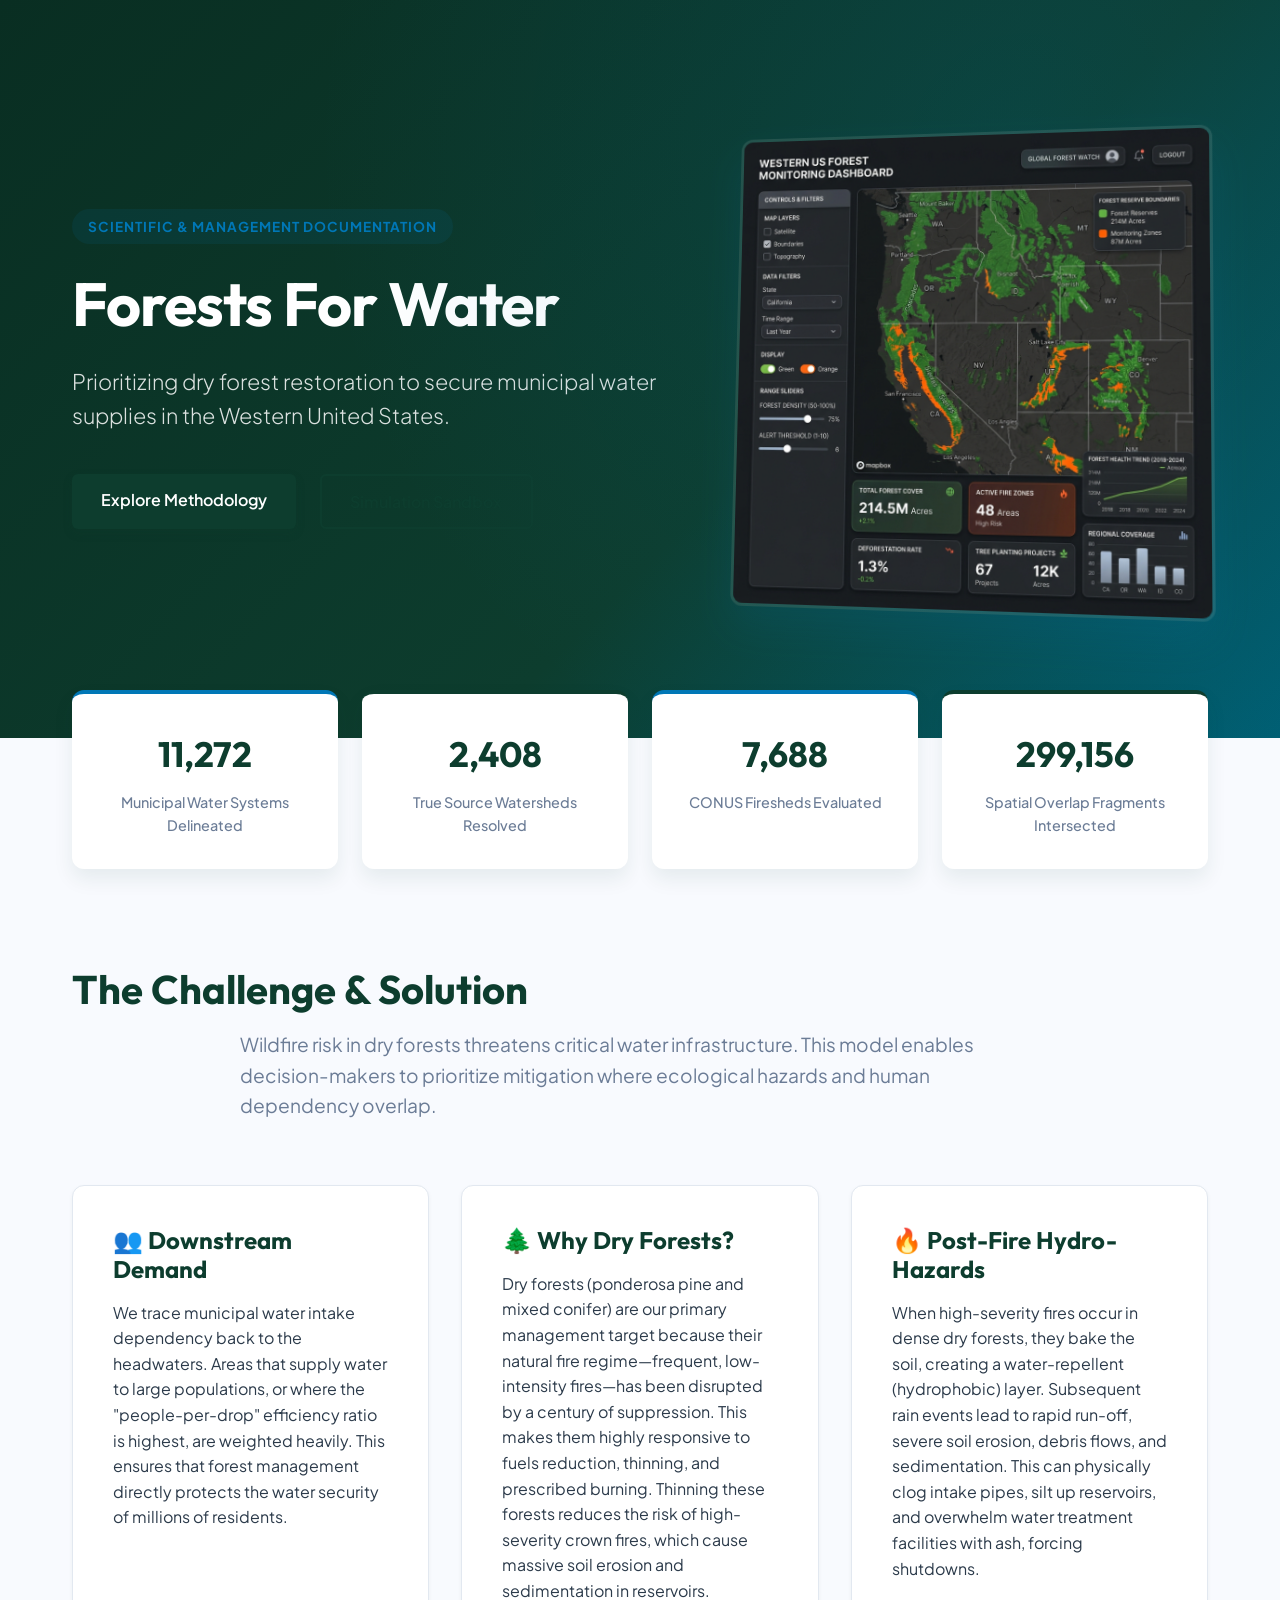
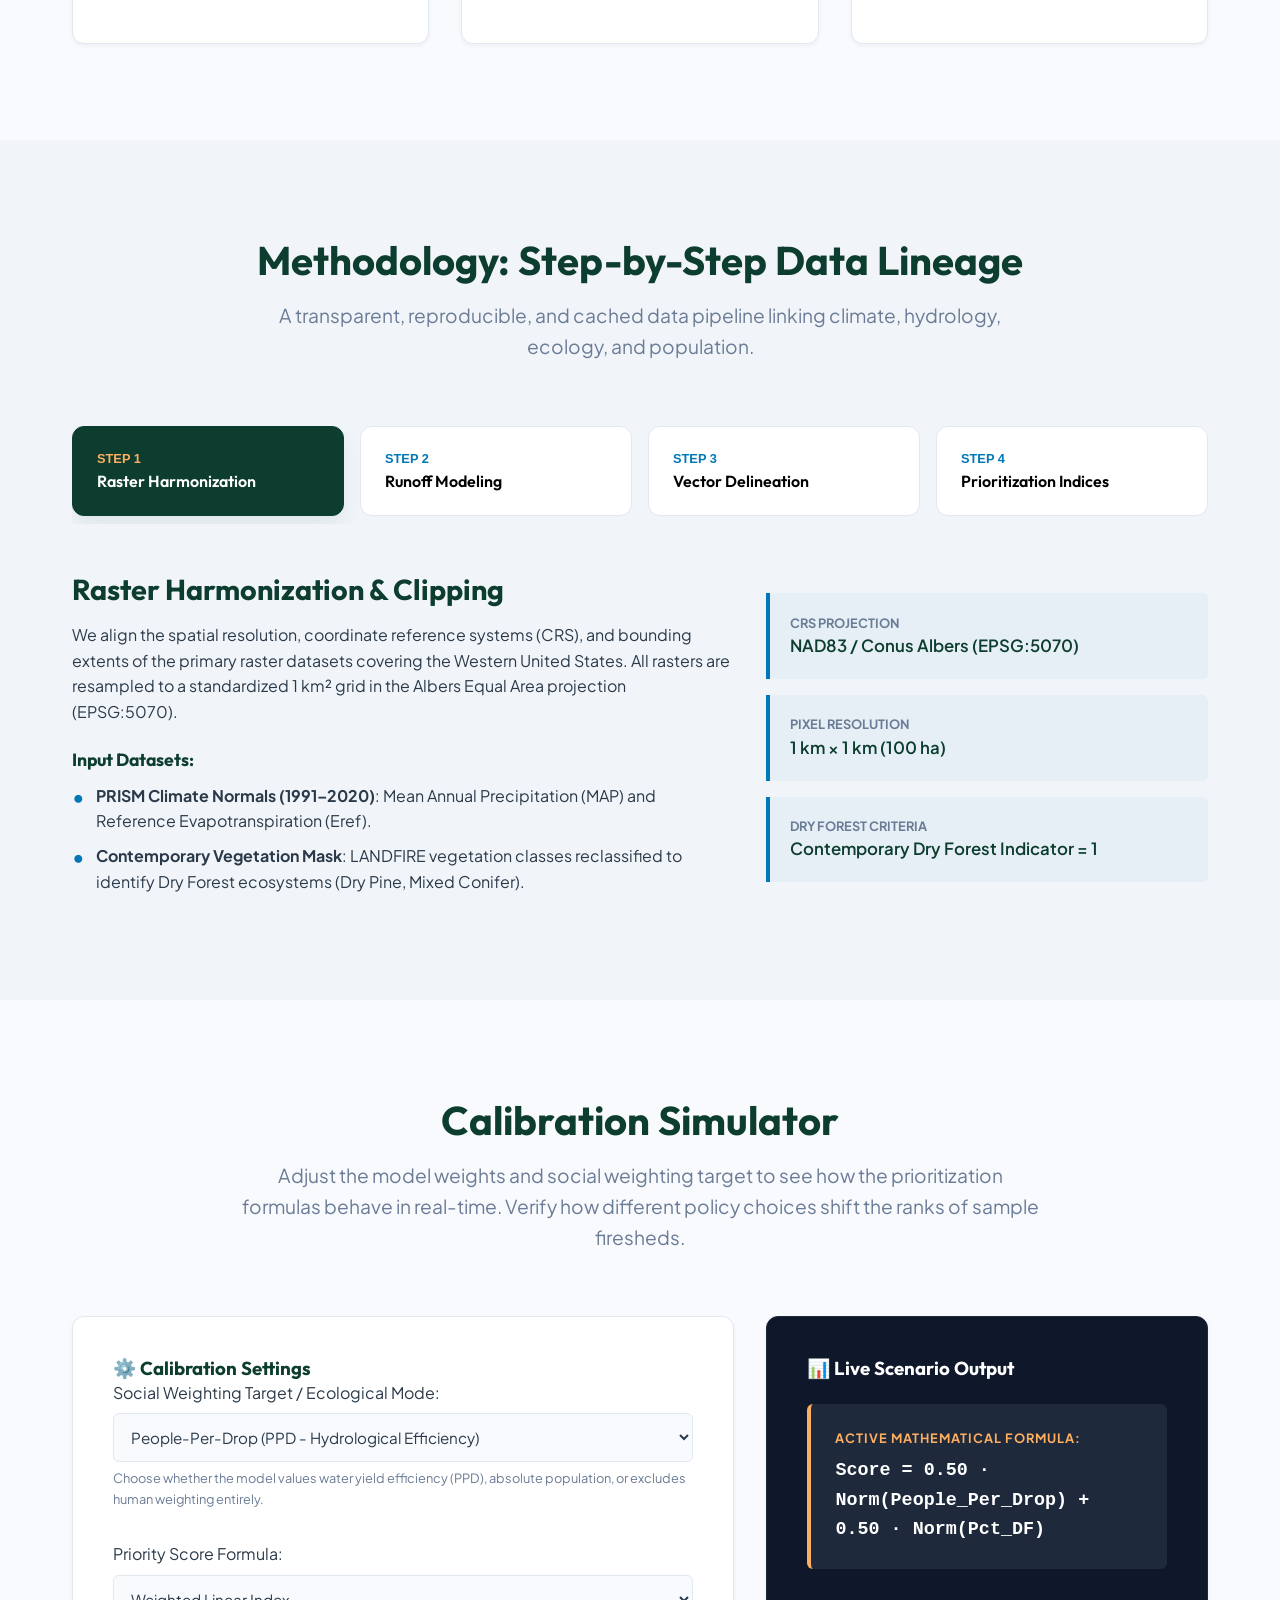
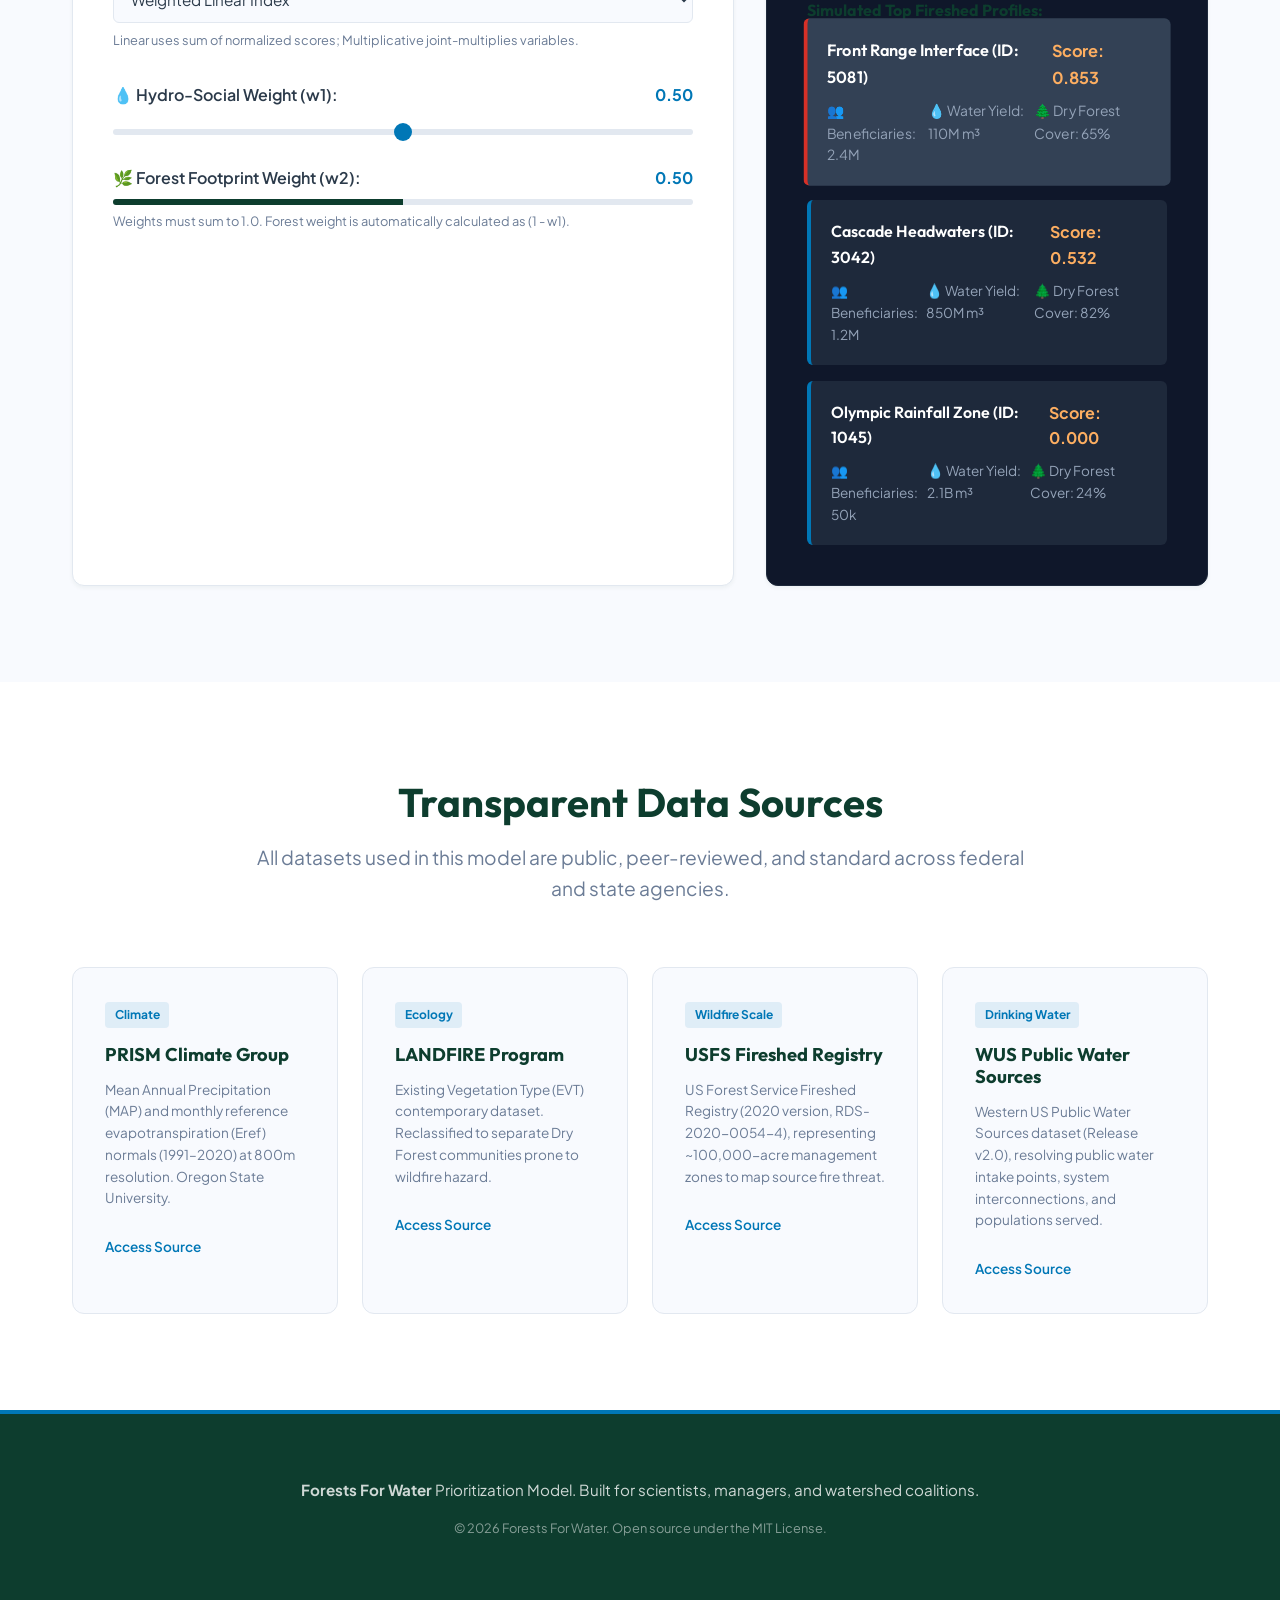
<file: summary_page/index.html>
<!DOCTYPE html>
<html lang="en">
<head>
    <meta charset="UTF-8">
    <meta name="viewport" content="width=device-width, initial-scale=1.0">
    <meta name="description" content="Forests For Water: Scientific documentation and transparent methodology for prioritizing dry forest management to protect municipal water supplies.">
    <title>Forests For Water: Fireshed Prioritization Model</title>
    <link rel="stylesheet" href="style.css">
    <link rel="preconnect" href="https://fonts.googleapis.com">
    <link rel="preconnect" href="https://fonts.gstatic.com" crossorigin>
    <link href="https://fonts.googleapis.com/css2?family=Outfit:wght@300;400;600;700&family=Plus+Jakarta+Sans:wght@300;400;500;600;700&display=swap" rel="stylesheet">
</head>
<body>
    <!-- Hero Header -->
    <header class="hero-section">
        <div class="container hero-container">
            <div class="hero-content">
                <span class="badge">Scientific & Management Documentation</span>
                <h1>Forests For Water</h1>
                <p class="subtitle">Prioritizing dry forest restoration to secure municipal water supplies in the Western United States.</p>
                <div class="hero-actions">
                    <a href="#pipeline" class="btn btn-primary" id="btn-explore-model">Explore Methodology</a>
                    <a href="#simulator" class="btn btn-secondary" id="btn-simulate-weights">Simulation Sandbox</a>
                </div>
            </div>
            <div class="hero-illustration">
                <img src="dashboard_mockup.png" alt="Prioritization Map Dashboard Mockup" class="mockup-img">
            </div>
        </div>
    </header>

    <!-- Key Metrics Panel -->
    <section class="metrics-section">
        <div class="container metrics-grid">
            <div class="metric-card" id="metric-systems">
                <div class="metric-num">11,272</div>
                <div class="metric-label">Municipal Water Systems Delineated</div>
            </div>
            <div class="metric-card" id="metric-watersheds">
                <div class="metric-num">2,408</div>
                <div class="metric-label">True Source Watersheds Resolved</div>
            </div>
            <div class="metric-card" id="metric-firesheds">
                <div class="metric-num">7,688</div>
                <div class="metric-label">CONUS Firesheds Evaluated</div>
            </div>
            <div class="metric-card" id="metric-fragments">
                <div class="metric-num">299,156</div>
                <div class="metric-label">Spatial Overlap Fragments Intersected</div>
            </div>
        </div>
    </section>

    <!-- Executive Summary -->
    <section class="section summary-section">
        <div class="container">
            <div class="section-title-wrap">
                <h2>The Challenge & Solution</h2>
                <p class="lead">Wildfire risk in dry forests threatens critical water infrastructure. This model enables decision-makers to prioritize mitigation where ecological hazards and human dependency overlap.</p>
            </div>
            <div class="grid col-3">
                <div class="card summary-card text-card">
                    <h3>👥 Downstream Demand</h3>
                    <p>We trace municipal water intake dependency back to the headwaters. Areas that supply water to large populations, or where the "people-per-drop" efficiency ratio is highest, are weighted heavily. This ensures that forest management directly protects the water security of millions of residents.</p>
                </div>
                <div class="card summary-card text-card">
                    <h3>🌲 Why Dry Forests?</h3>
                    <p>Dry forests (ponderosa pine and mixed conifer) are our primary management target because their natural fire regime—frequent, low-intensity fires—has been disrupted by a century of suppression. This makes them highly responsive to fuels reduction, thinning, and prescribed burning. Thinning these forests reduces the risk of high-severity crown fires, which cause massive soil erosion and sedimentation in reservoirs.</p>
                </div>
                <div class="card summary-card text-card">
                    <h3>🔥 Post-Fire Hydro-Hazards</h3>
                    <p>When high-severity fires occur in dense dry forests, they bake the soil, creating a water-repellent (hydrophobic) layer. Subsequent rain events lead to rapid run-off, severe soil erosion, debris flows, and sedimentation. This can physically clog intake pipes, silt up reservoirs, and overwhelm water treatment facilities with ash, forcing shutdowns.</p>
                </div>
            </div>
        </div>
    </section>

    <!-- Interactive Pipeline Steps -->
    <section id="pipeline" class="section pipeline-section">
        <div class="container">
            <div class="section-title-wrap text-center">
                <h2>Methodology: Step-by-Step Data Lineage</h2>
                <p class="lead">A transparent, reproducible, and cached data pipeline linking climate, hydrology, ecology, and population.</p>
            </div>

            <!-- Pipeline Navigator -->
            <div class="pipeline-nav">
                <button class="nav-step-btn active" data-step="1" id="nav-btn-1">
                    <span class="step-num">Step 1</span>
                    <span class="step-title">Raster Harmonization</span>
                </button>
                <button class="nav-step-btn" data-step="2" id="nav-btn-2">
                    <span class="step-num">Step 2</span>
                    <span class="step-title">Runoff Modeling</span>
                </button>
                <button class="nav-step-btn" data-step="3" id="nav-btn-3">
                    <span class="step-num">Step 3</span>
                    <span class="step-title">Vector Delineation</span>
                </button>
                <button class="nav-step-btn" data-step="4" id="nav-btn-4">
                    <span class="step-num">Step 4</span>
                    <span class="step-title">Prioritization Indices</span>
                </button>
            </div>

            <!-- Pipeline Cards Content -->
            <div class="pipeline-content-area">
                <!-- Step 1 -->
                <div class="pipeline-step-pane active" id="step-pane-1">
                    <div class="grid col-3-2">
                        <div class="pane-text">
                            <h3>Raster Harmonization & Clipping</h3>
                            <p>We align the spatial resolution, coordinate reference systems (CRS), and bounding extents of the primary raster datasets covering the Western United States. All rasters are resampled to a standardized 1 km² grid in the Albers Equal Area projection (EPSG:5070).</p>
                            
                            <h4>Input Datasets:</h4>
                            <ul>
                                <li><strong>PRISM Climate Normals (1991–2020)</strong>: Mean Annual Precipitation (MAP) and Reference Evapotranspiration (Eref).</li>
                                <li><strong>Contemporary Vegetation Mask</strong>: LANDFIRE vegetation classes reclassified to identify Dry Forest ecosystems (Dry Pine, Mixed Conifer).</li>
                            </ul>
                        </div>
                        <div class="pane-details">
                            <div class="detail-box">
                                <span class="detail-label">CRS Projection</span>
                                <span class="detail-value">NAD83 / Conus Albers (EPSG:5070)</span>
                            </div>
                            <div class="detail-box">
                                <span class="detail-label">Pixel Resolution</span>
                                <span class="detail-value">1 km &times; 1 km (100 ha)</span>
                            </div>
                            <div class="detail-box">
                                <span class="detail-label">Dry Forest Criteria</span>
                                <span class="detail-value">Contemporary Dry Forest Indicator = 1</span>
                            </div>
                        </div>
                    </div>
                </div>

                <!-- Step 2 -->
                <div class="pipeline-step-pane" id="step-pane-2">
                    <div class="grid col-3-2">
                        <div class="pane-text">
                            <h3>Volumetric Yield Modeling</h3>
                            <p>For each 1 km² grid cell, we compute the baseline annual water yield volume. This calculates the net physical volume of water produced by the landscape after accounting for atmospheric losses and ecological transpiration.</p>
                            
                            <h4>Hydrological Formulas:</h4>
                            <div class="formula-box">
                                <p class="equation">Net Yield (mm) = MAP &minus; Eref &middot; F</p>
                                <p class="equation-desc">Where F represents the crop coefficient factor adjusted for forest vegetation density.</p>
                            </div>
                            <div class="formula-box">
                                <p class="equation">Net Yield Volume (m³) = Net Yield (mm) &middot; Cell Area (m²) / 1000</p>
                            </div>
                        </div>
                        <div class="pane-details">
                            <div class="detail-box">
                                <span class="detail-label">Annual Precipitation</span>
                                <span class="detail-value">PRISM Normal MAP (1991–2020)</span>
                            </div>
                            <div class="detail-box">
                                <span class="detail-label">Evaporative Demand</span>
                                <span class="detail-value">PRISM Eref normal monthly sums</span>
                            </div>
                            <div class="detail-box">
                                <span class="detail-label">Output Product</span>
                                <span class="detail-value">Net Water Yield Volume Raster</span>
                            </div>
                        </div>
                    </div>
                </div>

                <!-- Step 3 -->
                <div class="pipeline-step-pane" id="step-pane-3">
                    <div class="grid col-3-2">
                        <div class="pane-text">
                            <h3>Topographic Vector Delineation & Upstream Resolving</h3>
                            <p>We trace the path of municipal water from physical intakes upstream. Using the <code>WUS_PublicWaterSources</code> geodatabase, we construct the <strong>True Source Area</strong> for each water system. Intakes and system connections are resolved using a Breadth-First Search (BFS) graph traversal.</p>
                            <p>We then intersect these True Source Areas with the US Forest Service Fireshed Registry (polygons of roughly 100,000 acres representing fire-management scales) to create <strong>spatial overlap fragments</strong>.</p>
                            
                            <h4>Overlay Operations:</h4>
                            <ul>
                                <li>Delineate True Source Areas by merging all upstream drinking water intakes.</li>
                                <li>Intersect Source Areas with Fireshed boundaries to get 299,156 fragments.</li>
                                <li>Compute forest cover percentages by overlaying LANDFIRE Dry Forest vector footprints.</li>
                            </ul>
                        </div>
                        <div class="pane-details">
                            <div class="detail-box">
                                <span class="detail-label">Dependency Resolution</span>
                                <span class="detail-value">System Connection Graph Traversal</span>
                            </div>
                            <div class="detail-box">
                                <span class="detail-label">Geometric Intersections</span>
                                <span class="detail-value">299,156 vector overlap fragments</span>
                            </div>
                            <div class="detail-box">
                                <span class="detail-label">Forest Density Delineation</span>
                                <span class="detail-value">Dry Forest % per fragment</span>
                            </div>
                        </div>
                    </div>
                </div>

                <!-- Step 4 -->
                <div class="pipeline-step-pane" id="step-pane-4">
                    <div class="grid col-3-2">
                        <div class="pane-text">
                            <h3>Prioritization Scoring & Aggregation</h3>
                            <p>Finally, we aggregate the fragment metrics to the parent Fireshed scale. Each fragment represents the overlap of a Fireshed and a Source Watershed. The score combines the social importance of the water source with the density of the dry forest overlay.</p>
                            
                            <h4>🌲 The Ecological Hazard Component: Dry Forest Cover (Pct_DF)</h4>
                            <p>For each fragment, we compute the percentage of its area covered by Dry Forest (<code>Pct_DF</code>). This is our indicator of wildfire risk exposure: dense dry pine and mixed-conifer forests represent the heavy fuel loads most vulnerable to severe fire and subsequent erosion.</p>
                            
                            <h4>👥 The Social Dependency Component: Weighting Target</h4>
                            <p>Decision-makers choose how populations are factored in at the watershed scale:</p>
                            <ul>
                                <li><strong>People-Per-Drop (PPD - Relative Efficiency)</strong>:
                                    <div class="formula-box">
                                        <p class="equation">PPD = Population / Total_Water_Yield_Volume</p>
                                    </div>
                                </li>
                                <li><strong>Total Beneficiaries (Absolute Scale)</strong>:
                                    <div class="formula-box">
                                        <p class="equation">Beneficiaries = Population</p>
                                    </div>
                                </li>
                            </ul>
                            
                            <h4>🛠️ Integrating Social and Ecological Metrics</h4>
                            <p>We combine the normalized Social Metric and Dry Forest Coverage (<code>Pct_DF</code>) into a single <code>Fragment_Score</code> using one of two formulas:</p>
                            <ul>
                                <li><strong>Weighted Linear Index</strong>: Allows trade-offs. A fragment can score highly if it has either extreme human dependency OR extreme forest cover.
                                    <div class="formula-box">
                                        <p class="equation">Score = w1 &middot; Norm(Social_Metric) + w2 &middot; Norm(Pct_DF)</p>
                                    </div>
                                </li>
                                <li><strong>Multiplicative Joint Index</strong>: Requires both elements to be high (acts as an AND gate). Zeroes out if either component is missing.
                                    <div class="formula-box">
                                        <p class="equation">Score = Norm(Social_Metric &times; Pct_DF)</p>
                                    </div>
                                </li>
                            </ul>
                            
                            <h4>📈 Aggregating to Firesheds</h4>
                            <p>Since a fireshed can overlap multiple watersheds, its raw score is the sum of all its fragment scores. This raw score is normalized from 0.0 to 1.0 to produce the final <strong>Fireshed Priority Score</strong>.</p>
                        </div>
                        <div class="pane-details">
                            <div class="detail-box">
                                <span class="detail-label">Prioritization Target</span>
                                <span class="detail-value">Firesheds (Aggregated scale)</span>
                            </div>
                            <div class="detail-box">
                                <span class="detail-label">Formulas Available</span>
                                <span class="detail-value">Weighted Linear or Multiplicative Index</span>
                            </div>
                            <div class="detail-box">
                                <span class="detail-label">Zonal Statistics</span>
                                <span class="detail-value">Fireshed physical water yield (raster sum)</span>
                            </div>
                        </div>
                    </div>
                </div>
            </div>
        </div>
    </section>

    <!-- Simulation Sandbox -->
    <section id="simulator" class="section simulator-section">
        <div class="container">
            <div class="section-title-wrap text-center">
                <h2>Calibration Simulator</h2>
                <p class="lead">Adjust the model weights and social weighting target to see how the prioritization formulas behave in real-time. Verify how different policy choices shift the ranks of sample firesheds.</p>
            </div>

            <div class="grid col-3-2 simulator-layout">
                <!-- Sliders Panel -->
                <div class="card simulator-card">
                    <h3>⚙️ Calibration Settings</h3>
                    
                    <div class="control-group">
                        <label for="social-metric-select">Social Weighting Target / Ecological Mode:</label>
                        <select id="social-metric-select" class="form-control">
                            <option value="ppd">People-Per-Drop (PPD - Hydrological Efficiency)</option>
                            <option value="beneficiaries">Total Beneficiaries (Absolute Population Impact)</option>
                            <option value="none">None (Ecological & Hydrological Runoff Only)</option>
                        </select>
                        <span class="help-text">Choose whether the model values water yield efficiency (PPD), absolute population, or excludes human weighting entirely.</span>
                    </div>

                    <div class="control-group">
                        <label for="formula-select">Priority Score Formula:</label>
                        <select id="formula-select" class="form-control">
                            <option value="linear">Weighted Linear Index</option>
                            <option value="multiplicative">Multiplicative Joint Index</option>
                        </select>
                        <span class="help-text">Linear uses sum of normalized scores; Multiplicative joint-multiplies variables.</span>
                    </div>

                    <div class="control-group" id="weights-sliders-container">
                        <div class="slider-header">
                            <label for="w1-slider" id="w1-label">💧 Hydro-Social Weight (w1):</label>
                            <span class="slider-val" id="w1-value">0.50</span>
                        </div>
                        <input type="range" id="w1-slider" min="0" max="1" step="0.05" value="0.5" class="slider-input">
                        
                        <div class="slider-header margin-top">
                            <label id="w2-label">🌿 Forest Footprint Weight (w2):</label>
                            <span class="slider-val" id="w2-value">0.50</span>
                        </div>
                        <div class="progress-bar-bg">
                            <div class="progress-bar-fill" id="w2-progress-fill" style="width: 50%;"></div>
                        </div>
                        <span class="help-text">Weights must sum to 1.0. Forest weight is automatically calculated as (1 - w1).</span>
                    </div>
                </div>

                <!-- Simulation Output -->
                <div class="card simulator-card output-card">
                    <h3>📊 Live Scenario Output</h3>
                    
                    <div class="live-formula-box">
                        <div class="formula-title">Active Mathematical Formula:</div>
                        <div class="formula-expr" id="formula-expression">
                            Score = 0.50 &middot; Norm(Social_Metric) + 0.50 &middot; Norm(Pct_DF)
                        </div>
                    </div>

                    <h4>Simulated Top Fireshed Profiles:</h4>
                    <div class="fireshed-results-list" id="simulated-results">
                        <!-- Simulated Card 1 -->
                        <div class="fireshed-result-card" id="fs-card-1">
                            <div class="fs-header">
                                <span class="fs-name">Cascade Headwaters (ID: 3042)</span>
                                <span class="fs-score" id="fs-score-1">Score: 0.850</span>
                            </div>
                            <div class="fs-metrics">
                                <span>👥 Beneficiaries: 1.2M</span>
                                <span>💧 Water Yield: 850M m³</span>
                                <span>🌲 Dry Forest Cover: 82%</span>
                            </div>
                        </div>
                        <!-- Simulated Card 2 -->
                        <div class="fireshed-result-card" id="fs-card-2">
                            <div class="fs-header">
                                <span class="fs-name">Olympic Rainfall Zone (ID: 1045)</span>
                                <span class="fs-score" id="fs-score-2">Score: 0.420</span>
                            </div>
                            <div class="fs-metrics">
                                <span>👥 Beneficiaries: 50k</span>
                                <span>💧 Water Yield: 2.1B m³</span>
                                <span>🌲 Dry Forest Cover: 24%</span>
                            </div>
                        </div>
                        <!-- Simulated Card 3 -->
                        <div class="fireshed-result-card" id="fs-card-3">
                            <div class="fs-header">
                                <span class="fs-name">Front Range Interface (ID: 5081)</span>
                                <span class="fs-score" id="fs-score-3">Score: 0.730</span>
                            </div>
                            <div class="fs-metrics">
                                <span>👥 Beneficiaries: 2.4M</span>
                                <span>💧 Water Yield: 110M m³</span>
                                <span>🌲 Dry Forest Cover: 65%</span>
                            </div>
                        </div>
                    </div>
                </div>
            </div>
        </div>
    </section>

    <!-- Dataset Citation and Resources -->
    <section class="section citation-section">
        <div class="container">
            <div class="section-title-wrap text-center">
                <h2>Transparent Data Sources</h2>
                <p class="lead">All datasets used in this model are public, peer-reviewed, and standard across federal and state agencies.</p>
            </div>
            
            <div class="citation-grid">
                <div class="citation-card" id="citation-prism">
                    <span class="source-tag">Climate</span>
                    <h4>PRISM Climate Group</h4>
                    <p>Mean Annual Precipitation (MAP) and monthly reference evapotranspiration (Eref) normals (1991–2020) at 800m resolution. Oregon State University.</p>
                    <a href="https://prism.oregonstate.edu/" target="_blank" class="source-link" id="link-prism">Access Source</a>
                </div>
                <div class="citation-card" id="citation-landfire">
                    <span class="source-tag">Ecology</span>
                    <h4>LANDFIRE Program</h4>
                    <p>Existing Vegetation Type (EVT) contemporary dataset. Reclassified to separate Dry Forest communities prone to wildfire hazard.</p>
                    <a href="https://landfire.gov/" target="_blank" class="source-link" id="link-landfire">Access Source</a>
                </div>
                <div class="citation-card" id="citation-firesheds">
                    <span class="source-tag">Wildfire Scale</span>
                    <h4>USFS Fireshed Registry</h4>
                    <p>US Forest Service Fireshed Registry (2020 version, RDS-2020-0054-4), representing ~100,000-acre management zones to map source fire threat.</p>
                    <a href="https://www.fs.usda.gov/rds/archive/catalog/RDS-2020-0054-4" target="_blank" class="source-link" id="link-firesheds">Access Source</a>
                </div>
                <div class="citation-card" id="citation-wus">
                    <span class="source-tag">Drinking Water</span>
                    <h4>WUS Public Water Sources</h4>
                    <p>Western US Public Water Sources dataset (Release v2.0), resolving public water intake points, system interconnections, and populations served.</p>
                    <a href="https://www.hydroshare.org/" target="_blank" class="source-link" id="link-wus">Access Source</a>
                </div>
            </div>
        </div>
    </section>

    <!-- Footer -->
    <footer class="main-footer">
        <div class="container footer-content text-center">
            <p><strong>Forests For Water</strong> Prioritization Model. Built for scientists, managers, and watershed coalitions.</p>
            <p class="copyright">&copy; 2026 Forests For Water. Open source under the MIT License.</p>
        </div>
    </footer>

    <script src="script.js"></script>
</body>
</html>
</file>
<file: summary_page/style.css>
/* Core Design System & Tokens */
:root {
    --primary: #0d3d2e;      /* Deep Forest Green */
    --primary-light: #205c48;
    --secondary: #0077b6;    /* Crisp Water Blue */
    --secondary-light: #0096c7;
    --accent: #d73027;       /* Heat Alert Red */
    --accent-orange: #fdae61;
    --background: #f8fafe;   /* Cool light background */
    --surface: #ffffff;
    --text: #2b3a4a;         /* Dark Slate */
    --text-muted: #6b7c96;
    --border: #e2e8f0;
    --shadow-sm: 0 2px 4px rgba(13, 61, 46, 0.05);
    --shadow-md: 0 10px 20px rgba(13, 61, 46, 0.08);
    --shadow-lg: 0 20px 40px rgba(0, 119, 182, 0.12);
    --radius-sm: 6px;
    --radius-md: 12px;
    --radius-lg: 20px;
    --transition: all 0.3s cubic-bezier(0.4, 0, 0.2, 1);
}

/* Reset & Base Styles */
* {
    margin: 0;
    padding: 0;
    box-sizing: border-box;
}

body {
    font-family: 'Plus Jakarta Sans', sans-serif;
    background-color: var(--background);
    color: var(--text);
    line-height: 1.6;
    overflow-x: hidden;
}

h1, h2, h3, h4 {
    font-family: 'Outfit', sans-serif;
    font-weight: 700;
    color: var(--primary);
    line-height: 1.2;
}

p {
    font-weight: 400;
}

/* Layout Utilities */
.container {
    max-width: 1200px;
    margin: 0 auto;
    padding: 0 2rem;
}

.section {
    padding: 6rem 0;
}

.grid {
    display: grid;
    gap: 2rem;
}

.col-2 {
    grid-template-columns: repeat(2, 1fr);
}

.col-3 {
    grid-template-columns: repeat(3, 1fr);
}

.col-3-2 {
    grid-template-columns: 3fr 2fr;
}

@media (max-width: 900px) {
    .col-2, .col-3, .col-3-2 {
        grid-template-columns: 1fr;
    }
}

/* Typography Helpers */
.text-center {
    text-align: center;
}

.lead {
    font-size: 1.2rem;
    color: var(--text-muted);
    max-width: 800px;
    margin: 0 auto;
}

.section-title-wrap {
    margin-bottom: 4rem;
}

.section-title-wrap h2 {
    font-size: 2.5rem;
    margin-bottom: 1rem;
    position: relative;
    display: inline-block;
}

/* Buttons */
.btn {
    display: inline-block;
    padding: 0.8rem 1.8rem;
    font-weight: 600;
    border-radius: var(--radius-sm);
    text-decoration: none;
    transition: var(--transition);
    cursor: pointer;
}

.btn-primary {
    background-color: var(--primary);
    color: var(--surface);
    box-shadow: 0 4px 10px rgba(13, 61, 46, 0.2);
}

.btn-primary:hover {
    background-color: var(--primary-light);
    transform: translateY(-2px);
    box-shadow: 0 6px 15px rgba(13, 61, 46, 0.3);
}

.btn-secondary {
    background-color: transparent;
    color: var(--primary);
    border: 2px solid var(--primary);
}

.btn-secondary:hover {
    background-color: var(--primary);
    color: var(--surface);
    transform: translateY(-2px);
}

/* Badge */
.badge {
    display: inline-block;
    background-color: rgba(0, 119, 182, 0.1);
    color: var(--secondary);
    padding: 0.4rem 1rem;
    border-radius: 50px;
    font-size: 0.85rem;
    font-weight: 700;
    text-transform: uppercase;
    letter-spacing: 1px;
    margin-bottom: 1.5rem;
}

/* Hero Section */
.hero-section {
    background: linear-gradient(135deg, #092e22 0%, #0d3d2e 60%, #005f73 100%);
    color: var(--surface);
    padding: 8rem 0;
    position: relative;
    overflow: hidden;
}

.hero-section::before {
    content: '';
    position: absolute;
    top: 0;
    left: 0;
    right: 0;
    bottom: 0;
    background: radial-gradient(circle at 80% 20%, rgba(0, 119, 182, 0.15) 0%, transparent 60%);
    pointer-events: none;
}

.hero-container {
    display: grid;
    grid-template-columns: 1.1fr 0.9fr;
    align-items: center;
    gap: 4rem;
}

@media (max-width: 900px) {
    .hero-container {
        grid-template-columns: 1fr;
        text-align: center;
    }
    .hero-actions {
        justify-content: center;
    }
}

.hero-content h1 {
    color: var(--surface);
    font-size: 3.8rem;
    margin-bottom: 1.5rem;
    letter-spacing: -1px;
}

.hero-content .subtitle {
    font-size: 1.35rem;
    color: rgba(255, 255, 255, 0.85);
    margin-bottom: 2.5rem;
    font-weight: 300;
}

.hero-actions {
    display: flex;
    gap: 1.5rem;
}

.hero-illustration {
    display: flex;
    justify-content: center;
}

.mockup-img {
    width: 100%;
    max-width: 500px;
    border-radius: var(--radius-md);
    box-shadow: var(--shadow-lg);
    border: 3px solid rgba(255, 255, 255, 0.1);
    transform: perspective(1000px) rotateY(-8deg) rotateX(4deg);
    transition: var(--transition);
}

.mockup-img:hover {
    transform: perspective(1000px) rotateY(0deg) rotateX(0deg);
}

/* Key Metrics Section */
.metrics-section {
    margin-top: -3rem;
    position: relative;
    z-index: 10;
}

.metrics-grid {
    display: grid;
    grid-template-columns: repeat(4, 1fr);
    gap: 1.5rem;
}

@media (max-width: 800px) {
    .metrics-grid {
        grid-template-columns: repeat(2, 1fr);
    }
}

@media (max-width: 500px) {
    .metrics-grid {
        grid-template-columns: 1fr;
    }
}

.metric-card {
    background: var(--surface);
    padding: 2rem;
    border-radius: var(--radius-md);
    box-shadow: var(--shadow-md);
    text-align: center;
    border-top: 4px solid var(--secondary);
    transition: var(--transition);
}

.metric-card:hover {
    transform: translateY(-5px);
    box-shadow: var(--shadow-lg);
}

.metric-card:nth-child(even) {
    border-top-color: var(--primary);
}

.metric-num {
    font-size: 2.2rem;
    font-weight: 700;
    color: var(--primary);
    margin-bottom: 0.5rem;
    font-family: 'Outfit', sans-serif;
}

.metric-label {
    font-size: 0.9rem;
    color: var(--text-muted);
    font-weight: 500;
}

/* Cards & Layout */
.card {
    background-color: var(--surface);
    padding: 2.5rem;
    border-radius: var(--radius-md);
    box-shadow: var(--shadow-sm);
    border: 1px solid var(--border);
    transition: var(--transition);
}

.card:hover {
    box-shadow: var(--shadow-md);
}

.text-card h3 {
    margin-bottom: 1rem;
    font-size: 1.5rem;
}

/* Pipeline Interactive Section */
.pipeline-section {
    background-color: #f1f5f9;
}

.pipeline-nav {
    display: flex;
    justify-content: space-between;
    gap: 1rem;
    margin-bottom: 3rem;
    overflow-x: auto;
    padding-bottom: 0.5rem;
}

.nav-step-btn {
    flex: 1;
    min-width: 200px;
    background: var(--surface);
    border: 1px solid var(--border);
    padding: 1.5rem;
    border-radius: var(--radius-md);
    cursor: pointer;
    text-align: left;
    transition: var(--transition);
}

.nav-step-btn.active {
    background-color: var(--primary);
    border-color: var(--primary);
    color: var(--surface);
    box-shadow: var(--shadow-md);
}

.nav-step-btn .step-num {
    display: block;
    font-size: 0.8rem;
    text-transform: uppercase;
    font-weight: 700;
    color: var(--secondary);
    margin-bottom: 0.3rem;
}

.nav-step-btn.active .step-num {
    color: var(--accent-orange);
}

.nav-step-btn .step-title {
    font-size: 1rem;
    font-weight: 600;
    font-family: 'Outfit', sans-serif;
}

.pipeline-content-area {
    position: relative;
    min-height: 300px;
}

.pipeline-step-pane {
    display: none;
    animation: fadeIn 0.5s ease;
}

.pipeline-step-pane.active {
    display: block;
}

.pane-text h3 {
    font-size: 1.8rem;
    margin-bottom: 1rem;
}

.pane-text h4 {
    margin: 1.5rem 0 0.8rem;
    font-size: 1.1rem;
}

.pane-text ul {
    list-style-type: none;
    margin-left: 0;
}

.pane-text ul li {
    position: relative;
    padding-left: 1.5rem;
    margin-bottom: 0.6rem;
}

.pane-text ul li::before {
    content: "•";
    color: var(--secondary);
    font-weight: bold;
    font-size: 1.2rem;
    position: absolute;
    left: 0;
    top: -2px;
}

.pane-details {
    display: flex;
    flex-direction: column;
    gap: 1rem;
    justify-content: center;
}

.detail-box {
    background-color: rgba(0, 119, 182, 0.05);
    border-left: 4px solid var(--secondary);
    padding: 1.2rem;
    border-radius: 0 var(--radius-sm) var(--radius-sm) 0;
}

.detail-box .detail-label {
    display: block;
    font-size: 0.8rem;
    text-transform: uppercase;
    font-weight: 700;
    color: var(--text-muted);
}

.detail-box .detail-value {
    font-size: 1.05rem;
    font-weight: 600;
    color: var(--primary);
}

/* Formulas Display */
.formula-box {
    background: #e2e8f0;
    border-radius: var(--radius-sm);
    padding: 1.2rem;
    margin: 1rem 0;
    font-family: 'Courier New', Courier, monospace;
}

.formula-box .equation {
    font-size: 1.1rem;
    font-weight: 700;
    color: var(--primary);
}

.formula-box .equation-desc {
    font-size: 0.8rem;
    color: var(--text-muted);
    font-family: inherit;
    margin-top: 0.5rem;
}

/* Simulation Section styling */
.simulator-layout {
    align-items: stretch;
}

.control-group {
    margin-bottom: 2rem;
}

.form-control {
    width: 100%;
    padding: 0.8rem;
    border-radius: var(--radius-sm);
    border: 1px solid var(--border);
    font-family: inherit;
    font-size: 0.95rem;
    background-color: var(--background);
    color: var(--text);
    margin-top: 0.5rem;
    cursor: pointer;
}

.help-text {
    display: block;
    font-size: 0.8rem;
    color: var(--text-muted);
    margin-top: 0.4rem;
}

.slider-header {
    display: flex;
    justify-content: space-between;
    font-weight: 600;
    margin-bottom: 0.5rem;
}

.slider-header.margin-top {
    margin-top: 1.5rem;
}

.slider-val {
    color: var(--secondary);
    font-weight: 700;
}

.slider-input {
    width: 100%;
    height: 6px;
    border-radius: 5px;
    background: var(--border);
    outline: none;
    -webkit-appearance: none;
}

.slider-input::-webkit-slider-thumb {
    -webkit-appearance: none;
    width: 18px;
    height: 18px;
    border-radius: 50%;
    background: var(--secondary);
    cursor: pointer;
    transition: var(--transition);
}

.slider-input::-webkit-slider-thumb:hover {
    transform: scale(1.2);
    background: var(--secondary-light);
}

/* Progress bar fill for Forest Footprint w2 */
.progress-bar-bg {
    width: 100%;
    height: 6px;
    background-color: var(--border);
    border-radius: 5px;
    overflow: hidden;
}

.progress-bar-fill {
    height: 100%;
    background-color: var(--primary);
    transition: width 0.1s ease;
}

/* Simulator Output panel */
.output-card {
    background-color: #0f172a; /* Sleek dark theme for output data */
    color: var(--surface);
    border-color: #1e293b;
}

.output-card h3 {
    color: var(--surface);
    margin-bottom: 1.5rem;
}

.live-formula-box {
    background-color: #1e293b;
    border-radius: var(--radius-sm);
    padding: 1.5rem;
    margin-bottom: 2rem;
    border-left: 4px solid var(--accent-orange);
}

.live-formula-box .formula-title {
    font-size: 0.8rem;
    text-transform: uppercase;
    letter-spacing: 1px;
    color: var(--accent-orange);
    font-weight: 700;
    margin-bottom: 0.5rem;
}

.live-formula-box .formula-expr {
    font-family: 'Courier New', Courier, monospace;
    font-size: 1.15rem;
    font-weight: bold;
}

/* Simulated Cards */
.fireshed-results-list {
    display: flex;
    flex-direction: column;
    gap: 1rem;
}

.fireshed-result-card {
    background: #1e293b;
    border-radius: var(--radius-sm);
    padding: 1.2rem;
    border-left: 4px solid var(--secondary);
    transition: var(--transition);
}

.fireshed-result-card.highlight {
    border-left-color: var(--accent);
    background-color: #334155;
    transform: scale(1.02);
}

.fs-header {
    display: flex;
    justify-content: space-between;
    font-weight: 600;
    margin-bottom: 0.6rem;
}

.fs-name {
    font-family: 'Outfit', sans-serif;
}

.fs-score {
    color: var(--accent-orange);
    font-weight: 700;
}

.fs-metrics {
    display: flex;
    justify-content: space-between;
    font-size: 0.85rem;
    color: #94a3b8;
}

/* Citation Section */
.citation-section {
    background: var(--surface);
}

.citation-grid {
    display: grid;
    grid-template-columns: repeat(4, 1fr);
    gap: 1.5rem;
    margin-top: 2rem;
}

@media (max-width: 900px) {
    .citation-grid {
        grid-template-columns: repeat(2, 1fr);
    }
}

@media (max-width: 600px) {
    .citation-grid {
        grid-template-columns: 1fr;
    }
}

.citation-card {
    background: var(--background);
    padding: 2rem;
    border-radius: var(--radius-md);
    border: 1px solid var(--border);
    transition: var(--transition);
    position: relative;
}

.citation-card:hover {
    transform: translateY(-5px);
    box-shadow: var(--shadow-md);
    border-color: var(--secondary);
}

.source-tag {
    display: inline-block;
    padding: 0.2rem 0.6rem;
    border-radius: 4px;
    font-size: 0.75rem;
    font-weight: bold;
    color: var(--secondary);
    background: rgba(0, 119, 182, 0.1);
    margin-bottom: 1rem;
}

.citation-card h4 {
    font-size: 1.15rem;
    margin-bottom: 0.8rem;
    color: var(--primary);
}

.citation-card p {
    font-size: 0.85rem;
    color: var(--text-muted);
    margin-bottom: 1.5rem;
}

.source-link {
    font-size: 0.85rem;
    color: var(--secondary);
    font-weight: 600;
    text-decoration: none;
    display: inline-flex;
    align-items: center;
}

.source-link:hover {
    color: var(--secondary-light);
    text-decoration: underline;
}

/* Footer */
.main-footer {
    background: var(--primary);
    color: var(--surface);
    padding: 4rem 0;
    border-top: 4px solid var(--secondary);
}

.main-footer p {
    font-size: 0.95rem;
    color: rgba(255, 255, 255, 0.8);
}

.main-footer .copyright {
    font-size: 0.8rem;
    color: rgba(255, 255, 255, 0.5);
    margin-top: 1rem;
}

/* Animations */
@keyframes fadeIn {
    from { opacity: 0; transform: translateY(10px); }
    to { opacity: 1; transform: translateY(0); }
}
</file>
